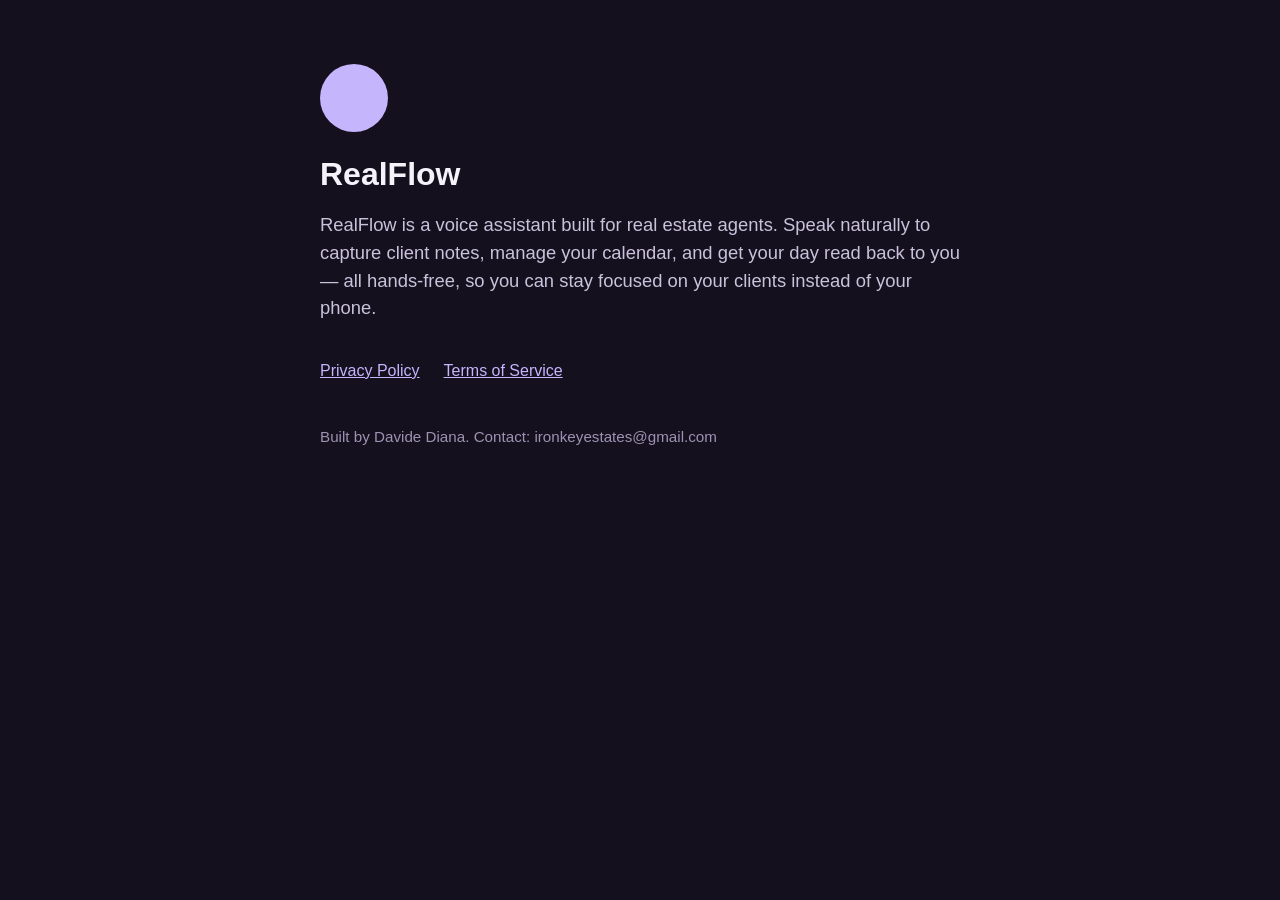
<file: index.html>
<!doctype html>
<html lang="en">
<head>
<meta charset="utf-8">
<meta name="viewport" content="width=device-width, initial-scale=1">
<title>RealFlow – Voice Assistant for Real Estate Agents</title>
<meta name="description" content="RealFlow is a voice assistant built for real estate agents. Capture notes, manage your calendar, and get your day read back to you — all hands-free by voice.">
<meta property="og:title" content="RealFlow">
<meta property="og:description" content="RealFlow is a voice assistant built for real estate agents. Capture notes, manage your calendar, and get your day read back to you — all hands-free by voice.">
<style>
  body {
    margin: 0;
    padding: 0;
    font-family: -apple-system, BlinkMacSystemFont, "Segoe UI", Roboto, sans-serif;
    background: #14101E;
    color: #F5F3FA;
  }
  main {
    max-width: 640px;
    margin: 0 auto;
    padding: 64px 24px 96px;
  }
  .dot {
    width: 68px;
    height: 68px;
    border-radius: 50%;
    background: #C4B5FD;
    margin-bottom: 24px;
  }
  h1 {
    font-size: 2rem;
    margin: 0 0 8px;
  }
  p.lead {
    font-size: 1.15rem;
    color: #C9C2DB;
    line-height: 1.5;
  }
  .links {
    margin-top: 40px;
    display: flex;
    gap: 24px;
  }
  a {
    color: #C4B5FD;
  }
  .contact {
    margin-top: 48px;
    color: #9C93B3;
    font-size: 0.95rem;
  }
</style>
</head>
<body>
<main>
  <div class="dot"></div>
  <h1>RealFlow</h1>
  <p class="lead">
    RealFlow is a voice assistant built for real estate agents. Speak
    naturally to capture client notes, manage your calendar, and get
    your day read back to you — all hands-free, so you can stay
    focused on your clients instead of your phone.
  </p>
  <div class="links">
    <a href="./privacy.html">Privacy Policy</a>
    <a href="./terms.html">Terms of Service</a>
  </div>
  <p class="contact">
    Built by Davide Diana. Contact: ironkeyestates@gmail.com
  </p>
</main>
</body>
</html>
</file>
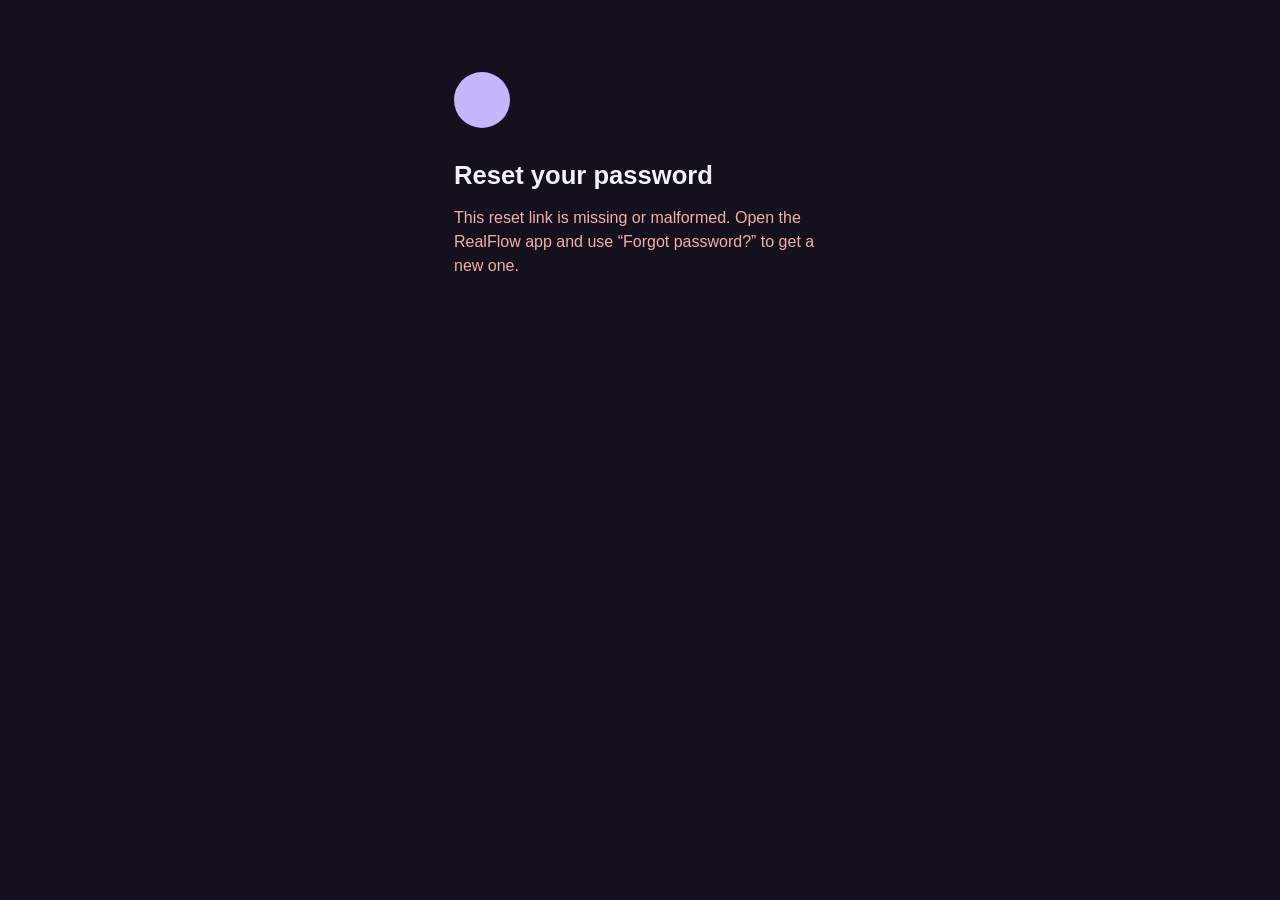
<file: auth/reset-password/index.html>
<!doctype html>
<html lang="en">
<head>
<meta charset="utf-8">
<meta name="viewport" content="width=device-width, initial-scale=1">
<title>Reset your RealFlow password</title>

<!--
  Strict CSP. Everything is same-origin: one stylesheet, one ES module.
  The only outbound connection allowed is to the public RealFlow Supabase
  Auth API. No inline script, no inline style, no third-party origin.

  `frame-ancestors` is included but a <meta> CSP cannot enforce it — see
  reset.js header notes and the security report: X-Frame-Options,
  Strict-Transport-Security, X-Content-Type-Options, Referrer-Policy (as a
  real header), Permissions-Policy and COOP/COEP all need a true HTTP
  response header, which GitHub Pages (legacy build) cannot set. Those
  would be added later via Cloudflare.
-->
<meta http-equiv="Content-Security-Policy" content="default-src 'none'; script-src 'self'; style-src 'self'; connect-src https://amkjommxiricicbdgdgj.supabase.co; img-src 'self'; base-uri 'none'; form-action 'none'; frame-ancestors 'none'; object-src 'none'">
<meta name="referrer" content="no-referrer">
<meta name="robots" content="noindex, nofollow">

<!-- Absolute, origin-rooted URLs so they resolve identically whether the page
     is served at /auth/reset-password or /auth/reset-password/ (GitHub Pages
     301-redirects the former to the latter, changing the document's base). -->
<link rel="stylesheet" href="/auth/reset-password/reset.css">
<link rel="modulepreload" href="/auth/reset-password/reset-core.js">
</head>
<body>
<main>
  <div class="dot" aria-hidden="true"></div>
  <h1>Reset your password</h1>

  <!-- Status line: parsing / verifying / expired / error messages land here. -->
  <p id="status" class="status" role="status" aria-live="polite">Checking your reset link&hellip;</p>

  <!-- Hidden until the recovery token has been verified. -->
  <form id="pwform" hidden autocomplete="off" novalidate>
    <label for="pw">New password</label>
    <input id="pw" name="pw" type="password" autocomplete="new-password"
           autocapitalize="off" spellcheck="false" minlength="8" required>

    <label for="pw2">Confirm new password</label>
    <input id="pw2" name="pw2" type="password" autocomplete="new-password"
           autocapitalize="off" spellcheck="false" minlength="8" required>

    <p id="formError" class="error" role="alert" hidden></p>

    <button id="submit" type="submit">Update password</button>
    <p class="hint">Use at least 8 characters. Do not reuse a password from another service.</p>
  </form>

  <noscript>
    <p class="status">This page needs JavaScript to reset your password. Open the
    link on a device with JavaScript enabled, or open the RealFlow app and use
    &ldquo;Forgot password?&rdquo; again.</p>
  </noscript>
</main>

<script type="module" src="/auth/reset-password/reset.js"></script>
</body>
</html>
</file>
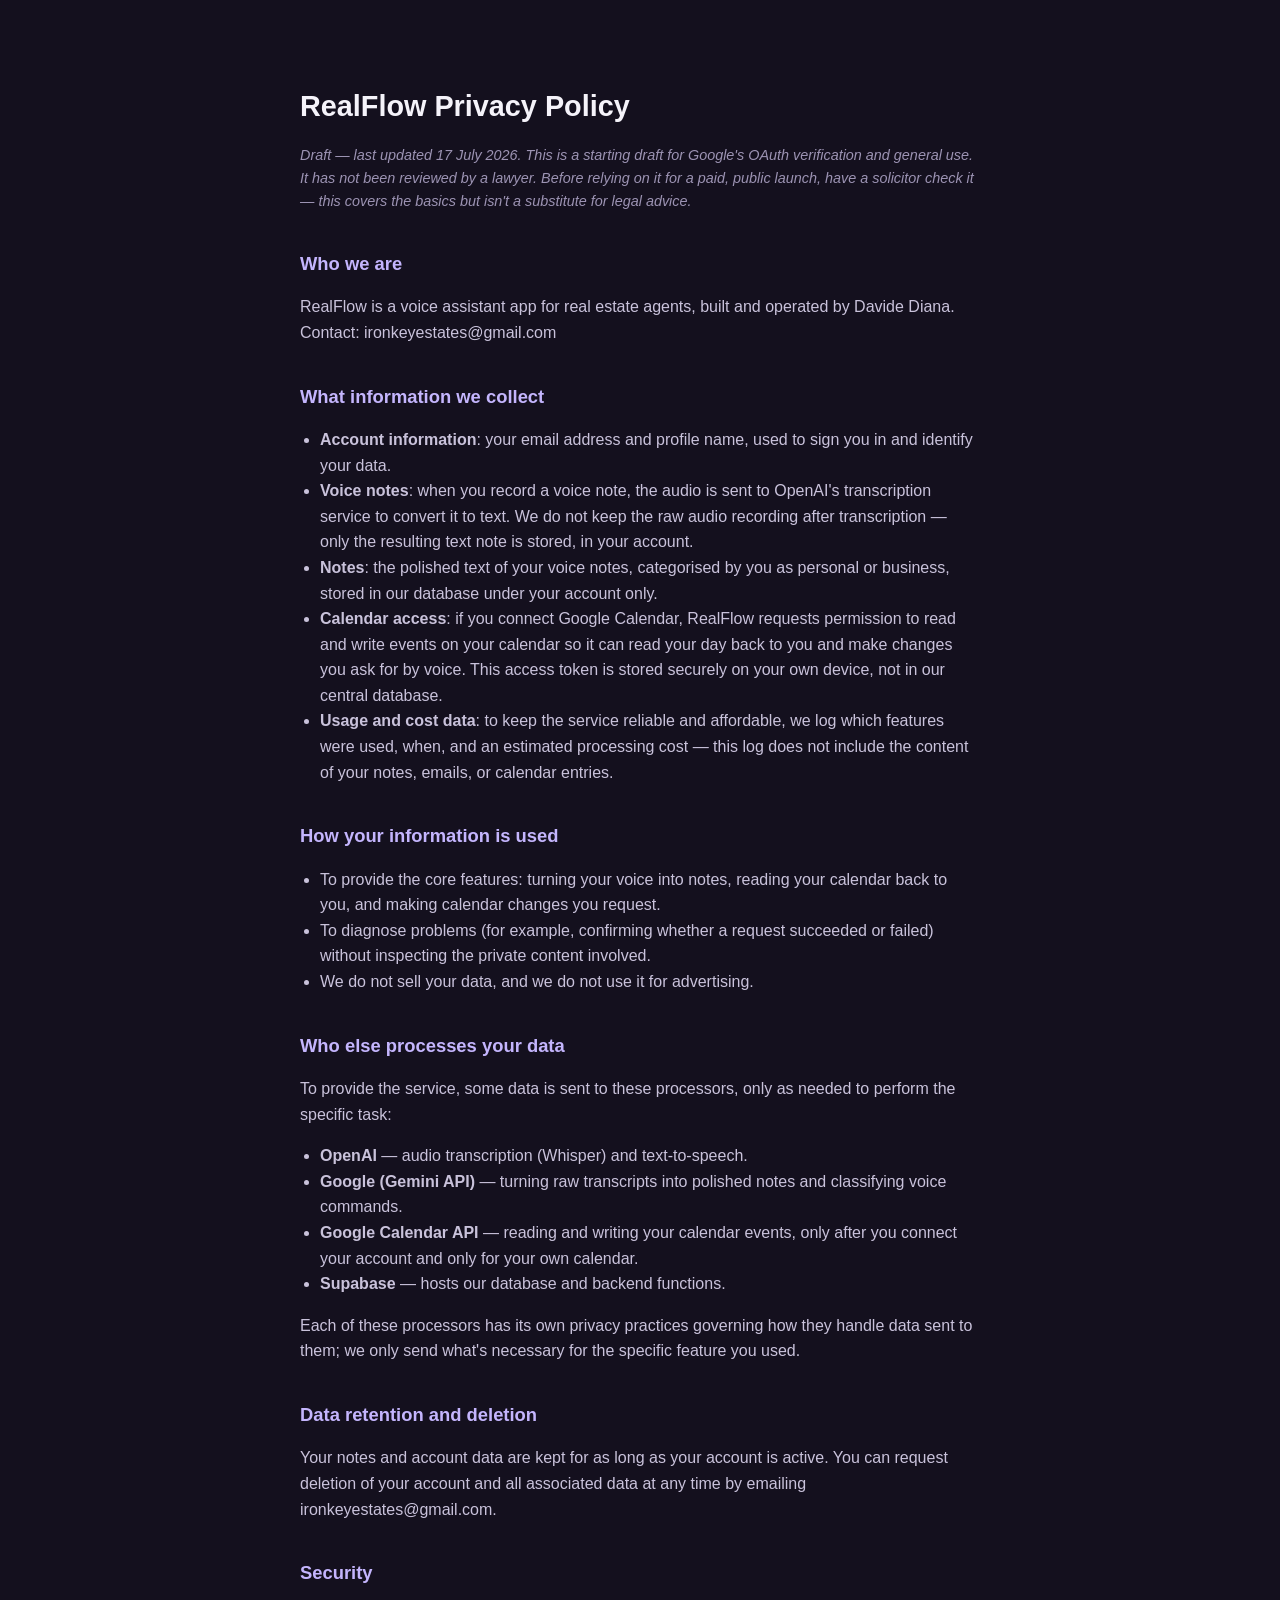
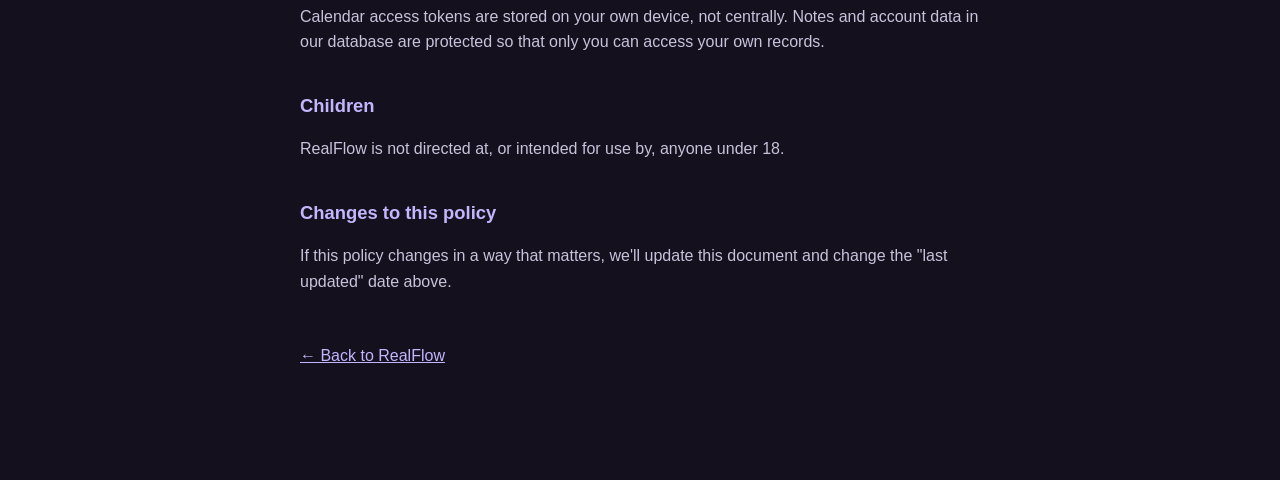
<file: privacy.html>
<!doctype html>
<html lang="en">
<head>
<meta charset="utf-8">
<meta name="viewport" content="width=device-width, initial-scale=1">
<title>RealFlow Privacy Policy</title>
<style>
  body { margin:0; font-family:-apple-system,BlinkMacSystemFont,"Segoe UI",Roboto,sans-serif; background:#14101E; color:#F5F3FA; }
  main { max-width:680px; margin:0 auto; padding:64px 24px 96px; line-height:1.6; }
  h1 { font-size:1.8rem; margin-bottom:8px; }
  h2 { font-size:1.15rem; color:#C4B5FD; margin-top:36px; }
  p, li { color:#C9C2DB; }
  .note { color:#9C93B3; font-size:0.9rem; }
  a { color:#C4B5FD; }
  ul { padding-left:20px; }
</style>
</head>
<body>
<main>
<h1>RealFlow Privacy Policy</h1>
<p class="note"><em>Draft — last updated 17 July 2026. This is a starting draft for Google's OAuth verification and general use. It has not been reviewed by a lawyer. Before relying on it for a paid, public launch, have a solicitor check it — this covers the basics but isn't a substitute for legal advice.</em></p>

<h2>Who we are</h2>
<p>RealFlow is a voice assistant app for real estate agents, built and operated by Davide Diana. Contact: ironkeyestates@gmail.com</p>

<h2>What information we collect</h2>
<ul>
<li><strong>Account information</strong>: your email address and profile name, used to sign you in and identify your data.</li>
<li><strong>Voice notes</strong>: when you record a voice note, the audio is sent to OpenAI's transcription service to convert it to text. We do not keep the raw audio recording after transcription — only the resulting text note is stored, in your account.</li>
<li><strong>Notes</strong>: the polished text of your voice notes, categorised by you as personal or business, stored in our database under your account only.</li>
<li><strong>Calendar access</strong>: if you connect Google Calendar, RealFlow requests permission to read and write events on your calendar so it can read your day back to you and make changes you ask for by voice. This access token is stored securely on your own device, not in our central database.</li>
<li><strong>Usage and cost data</strong>: to keep the service reliable and affordable, we log which features were used, when, and an estimated processing cost — this log does not include the content of your notes, emails, or calendar entries.</li>
</ul>

<h2>How your information is used</h2>
<ul>
<li>To provide the core features: turning your voice into notes, reading your calendar back to you, and making calendar changes you request.</li>
<li>To diagnose problems (for example, confirming whether a request succeeded or failed) without inspecting the private content involved.</li>
<li>We do not sell your data, and we do not use it for advertising.</li>
</ul>

<h2>Who else processes your data</h2>
<p>To provide the service, some data is sent to these processors, only as needed to perform the specific task:</p>
<ul>
<li><strong>OpenAI</strong> — audio transcription (Whisper) and text-to-speech.</li>
<li><strong>Google (Gemini API)</strong> — turning raw transcripts into polished notes and classifying voice commands.</li>
<li><strong>Google Calendar API</strong> — reading and writing your calendar events, only after you connect your account and only for your own calendar.</li>
<li><strong>Supabase</strong> — hosts our database and backend functions.</li>
</ul>
<p>Each of these processors has its own privacy practices governing how they handle data sent to them; we only send what's necessary for the specific feature you used.</p>

<h2>Data retention and deletion</h2>
<p>Your notes and account data are kept for as long as your account is active. You can request deletion of your account and all associated data at any time by emailing ironkeyestates@gmail.com.</p>

<h2>Security</h2>
<p>Calendar access tokens are stored on your own device, not centrally. Notes and account data in our database are protected so that only you can access your own records.</p>

<h2>Children</h2>
<p>RealFlow is not directed at, or intended for use by, anyone under 18.</p>

<h2>Changes to this policy</h2>
<p>If this policy changes in a way that matters, we'll update this document and change the "last updated" date above.</p>

<p style="margin-top:48px;"><a href="./">&larr; Back to RealFlow</a></p>
</main>
</body>
</html>
</file>
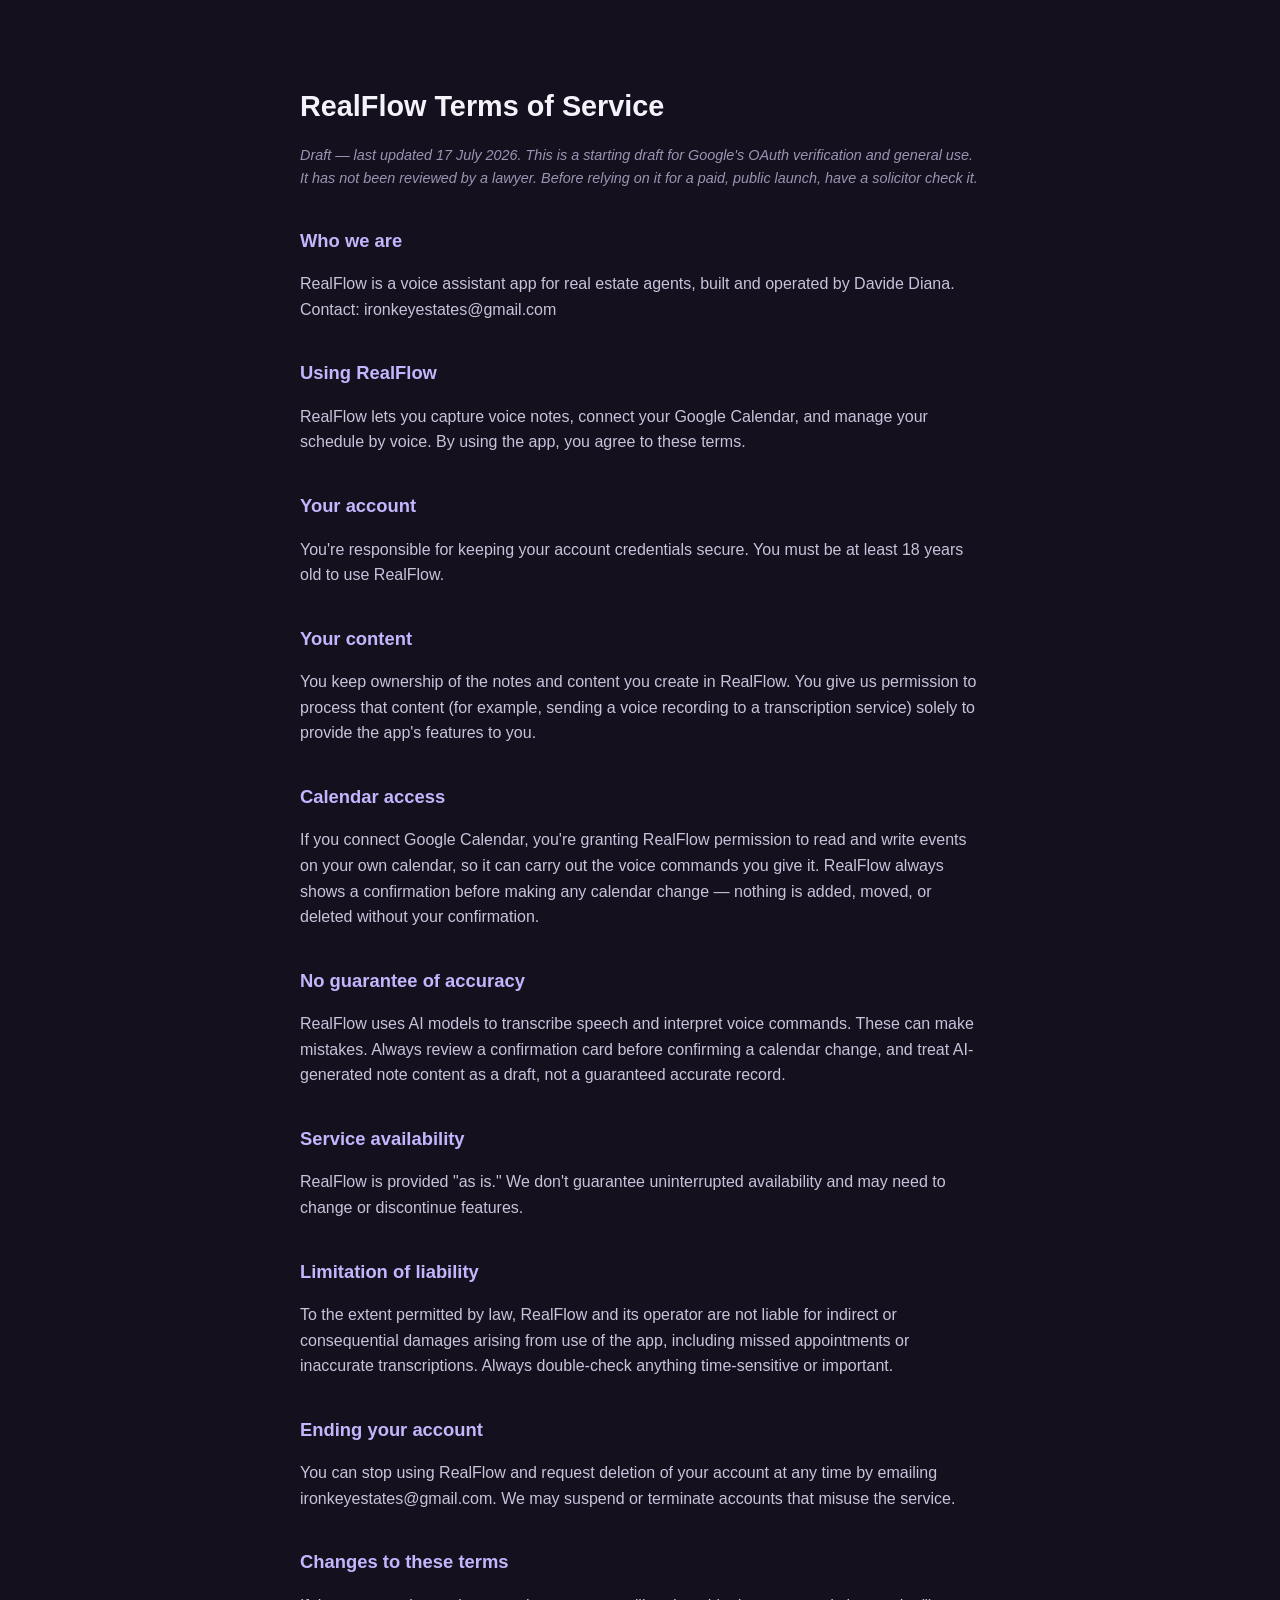
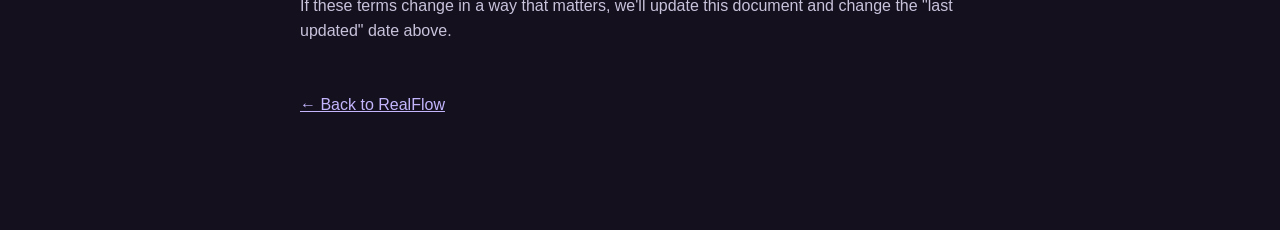
<file: terms.html>
<!doctype html>
<html lang="en">
<head>
<meta charset="utf-8">
<meta name="viewport" content="width=device-width, initial-scale=1">
<title>RealFlow Terms of Service</title>
<style>
  body { margin:0; font-family:-apple-system,BlinkMacSystemFont,"Segoe UI",Roboto,sans-serif; background:#14101E; color:#F5F3FA; }
  main { max-width:680px; margin:0 auto; padding:64px 24px 96px; line-height:1.6; }
  h1 { font-size:1.8rem; margin-bottom:8px; }
  h2 { font-size:1.15rem; color:#C4B5FD; margin-top:36px; }
  p, li { color:#C9C2DB; }
  .note { color:#9C93B3; font-size:0.9rem; }
  a { color:#C4B5FD; }
</style>
</head>
<body>
<main>
<h1>RealFlow Terms of Service</h1>
<p class="note"><em>Draft — last updated 17 July 2026. This is a starting draft for Google's OAuth verification and general use. It has not been reviewed by a lawyer. Before relying on it for a paid, public launch, have a solicitor check it.</em></p>

<h2>Who we are</h2>
<p>RealFlow is a voice assistant app for real estate agents, built and operated by Davide Diana. Contact: ironkeyestates@gmail.com</p>

<h2>Using RealFlow</h2>
<p>RealFlow lets you capture voice notes, connect your Google Calendar, and manage your schedule by voice. By using the app, you agree to these terms.</p>

<h2>Your account</h2>
<p>You're responsible for keeping your account credentials secure. You must be at least 18 years old to use RealFlow.</p>

<h2>Your content</h2>
<p>You keep ownership of the notes and content you create in RealFlow. You give us permission to process that content (for example, sending a voice recording to a transcription service) solely to provide the app's features to you.</p>

<h2>Calendar access</h2>
<p>If you connect Google Calendar, you're granting RealFlow permission to read and write events on your own calendar, so it can carry out the voice commands you give it. RealFlow always shows a confirmation before making any calendar change — nothing is added, moved, or deleted without your confirmation.</p>

<h2>No guarantee of accuracy</h2>
<p>RealFlow uses AI models to transcribe speech and interpret voice commands. These can make mistakes. Always review a confirmation card before confirming a calendar change, and treat AI-generated note content as a draft, not a guaranteed accurate record.</p>

<h2>Service availability</h2>
<p>RealFlow is provided "as is." We don't guarantee uninterrupted availability and may need to change or discontinue features.</p>

<h2>Limitation of liability</h2>
<p>To the extent permitted by law, RealFlow and its operator are not liable for indirect or consequential damages arising from use of the app, including missed appointments or inaccurate transcriptions. Always double-check anything time-sensitive or important.</p>

<h2>Ending your account</h2>
<p>You can stop using RealFlow and request deletion of your account at any time by emailing ironkeyestates@gmail.com. We may suspend or terminate accounts that misuse the service.</p>

<h2>Changes to these terms</h2>
<p>If these terms change in a way that matters, we'll update this document and change the "last updated" date above.</p>

<p style="margin-top:48px;"><a href="./">&larr; Back to RealFlow</a></p>
</main>
</body>
</html>
</file>
